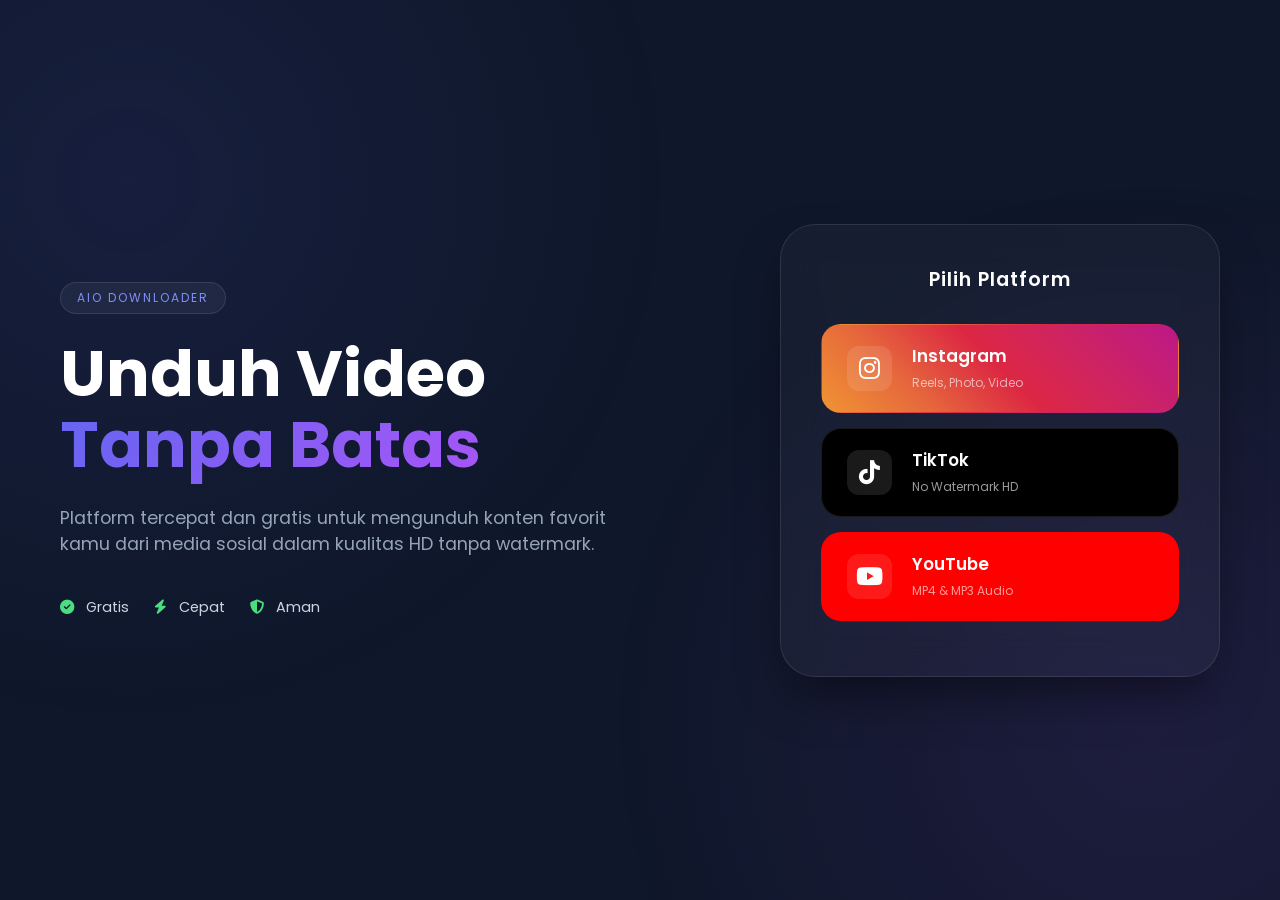
<file: index.html>
<!DOCTYPE html>
<html lang="en">
<head>
    <meta charset="UTF-8">
    <meta name="viewport" content="width=device-width, initial-scale=1.0">
    <title>Multi Downloader - High Speed</title>
    <link rel="stylesheet" href="style.css">
    <link href="https://fonts.googleapis.com/css2?family=Poppins:wght@300;400;600;700&display=swap" rel="stylesheet">
    <link rel="stylesheet" href="https://cdnjs.cloudflare.com/ajax/libs/font-awesome/6.4.0/css/all.min.css">
</head>
<body>
    <div class="background-overlay"></div>
    
    <main class="container">
        <div class="content-wrapper">
            <!-- Left Section: Branding -->
            <section class="left-section">
                <div class="badge">AIO Downloader</div>
                <h1>Unduh Video <br><span>Tanpa Batas</span></h1>
                <p>Platform tercepat dan gratis untuk mengunduh konten favorit kamu dari media sosial dalam kualitas HD tanpa watermark.</p>
                
                <div class="status-info">
                    <span><i class="fas fa-check-circle"></i> Gratis</span>
                    <span><i class="fas fa-bolt"></i> Cepat</span>
                    <span><i class="fas fa-shield-alt"></i> Aman</span>
                </div>
            </section>

            <!-- Right Section: Platform Selector -->
            <section class="right-section">
                <div class="menu-card">
                    <h3>Pilih Platform</h3>
                    <nav class="platform-nav">
                        <ul>
                            <li>
                                <a href="instagram-download/index.html" class="nav-link instagram">
                                    <div class="icon-box">
                                        <i class="fab fa-instagram"></i>
                                    </div>
                                    <div class="link-text">
                                        <span class="platform-name">Instagram</span>
                                        <span class="platform-desc">Reels, Photo, Video</span>
                                    </div>
                                    <i class="fas fa-chevron-right arrow"></i>
                                </a>
                            </li>
                            <li>
                                <a href="tiktok-download/index.html" class="nav-link tiktok">
                                    <div class="icon-box">
                                        <i class="fab fa-tiktok"></i>
                                    </div>
                                    <div class="link-text">
                                        <span class="platform-name">TikTok</span>
                                        <span class="platform-desc">No Watermark HD</span>
                                    </div>
                                    <i class="fas fa-chevron-right arrow"></i>
                                </a>
                            </li>
                            <li>
                                <a href="youtube-download/index.html" class="nav-link youtube">
                                    <div class="icon-box">
                                        <i class="fab fa-youtube"></i>
                                    </div>
                                    <div class="link-text">
                                        <span class="platform-name">YouTube</span>
                                        <span class="platform-desc">MP4 & MP3 Audio</span>
                                    </div>
                                    <i class="fas fa-chevron-right arrow"></i>
                                </a>
                            </li>
                        </ul>
                    </nav>
                </div>
            </section>
        </div>
    </main>
</body>
</html>
</file>
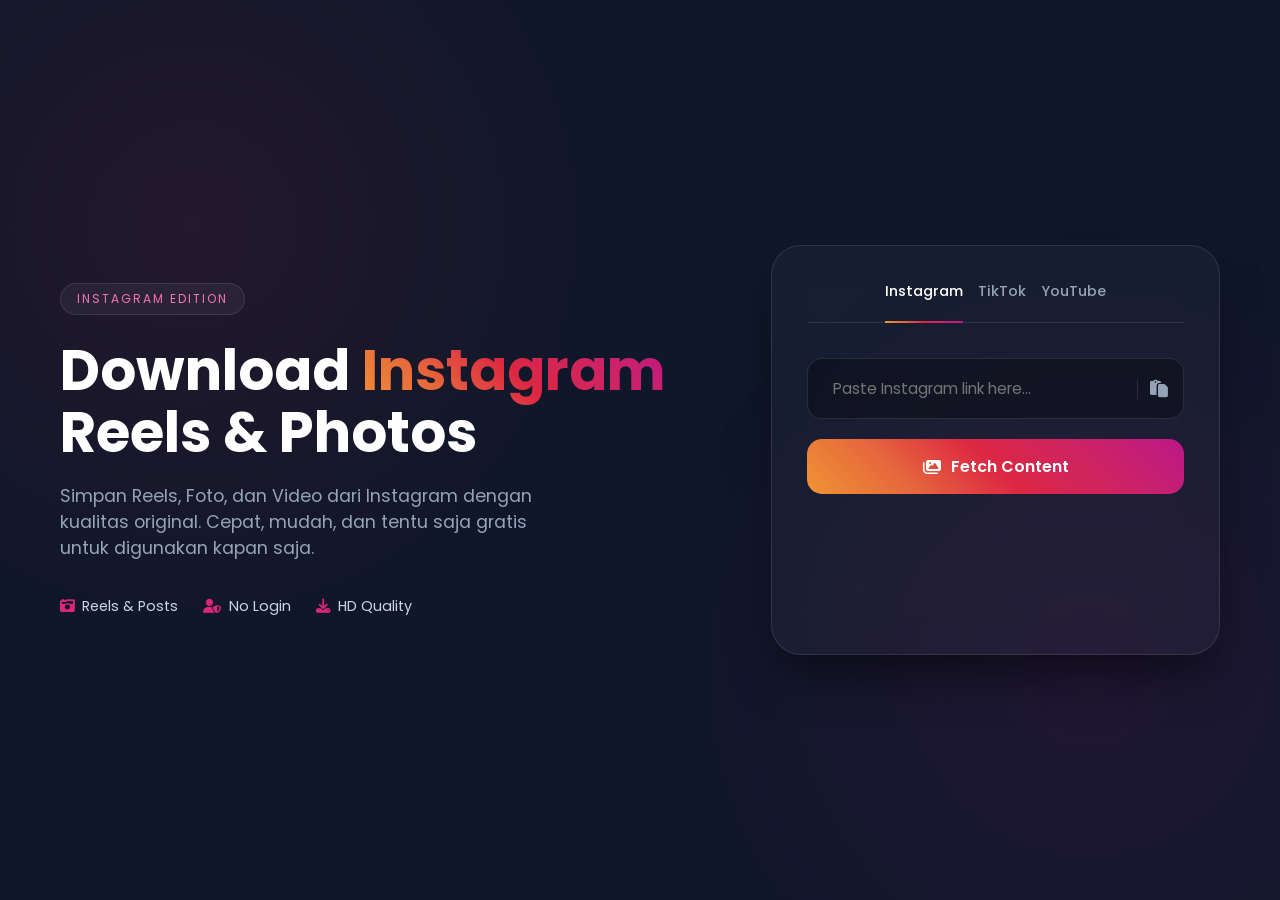
<file: instagram-download/index.html>
<!DOCTYPE html>
<html lang="en">
<head>
    <meta charset="UTF-8">
    <meta name="viewport" content="width=device-width, initial-scale=1.0">
    <title>Instagram Downloader | Next-Gen</title>
    <link rel="stylesheet" href="style.css">
    <link href="https://fonts.googleapis.com/css2?family=Poppins:wght@400;500;600;700&display=swap" rel="stylesheet">
    <link rel="stylesheet" href="https://cdnjs.cloudflare.com/ajax/libs/font-awesome/6.4.0/css/all.min.css">
    <script src="script.js" defer></script>
</head>
<body>
    <div class="background-overlay"></div>

    <main class="content-wrapper">
        <section class="info-section">
            <div class="badge">Instagram Edition</div>
            <h1>Download <span>Instagram</span> Reels & Photos</h1>
            <p>Simpan Reels, Foto, dan Video dari Instagram dengan kualitas original. Cepat, mudah, dan tentu saja gratis untuk digunakan kapan saja.</p>
            
            <div class="status-info">
                <span><i class="fas fa-camera-retro"></i> Reels & Posts</span>
                <span><i class="fas fa-user-shield"></i> No Login</span>
                <span><i class="fas fa-download"></i> HD Quality</span>
            </div>
        </section>

        <section class="menu-card">
            <nav class="tabs">
                <a href="#" class="tab-link active">Instagram</a>
                <a href="../tiktok-download/index.html" class="tab-link">TikTok</a>
                <a href="../youtube-download/index.html" class="tab-link">YouTube</a>
            </nav>

            <div class="tool-content">
                <div class="input-wrapper">
                    <input type="text" id="videoLink" placeholder="Paste Instagram link here...">
                    <div class="input-actions">
                        <span class="divider"></span>
                        <button id="pasteBtn" title="Paste Link">
                            <i class="fas fa-paste"></i>
                        </button>
                    </div>
                </div>

                <div class="button-group">
                    <button id="downloadBtn" class="btn-main insta-btn">
                        <i class="fas fa-images"></i> Fetch Content
                    </button>
                </div>

                <div class="preview" id="previewSection">
                    <!-- Konten akan dirender oleh script.js -->
                </div>
            </div>
        </section>
    </main>
</body>
</html>
</file>
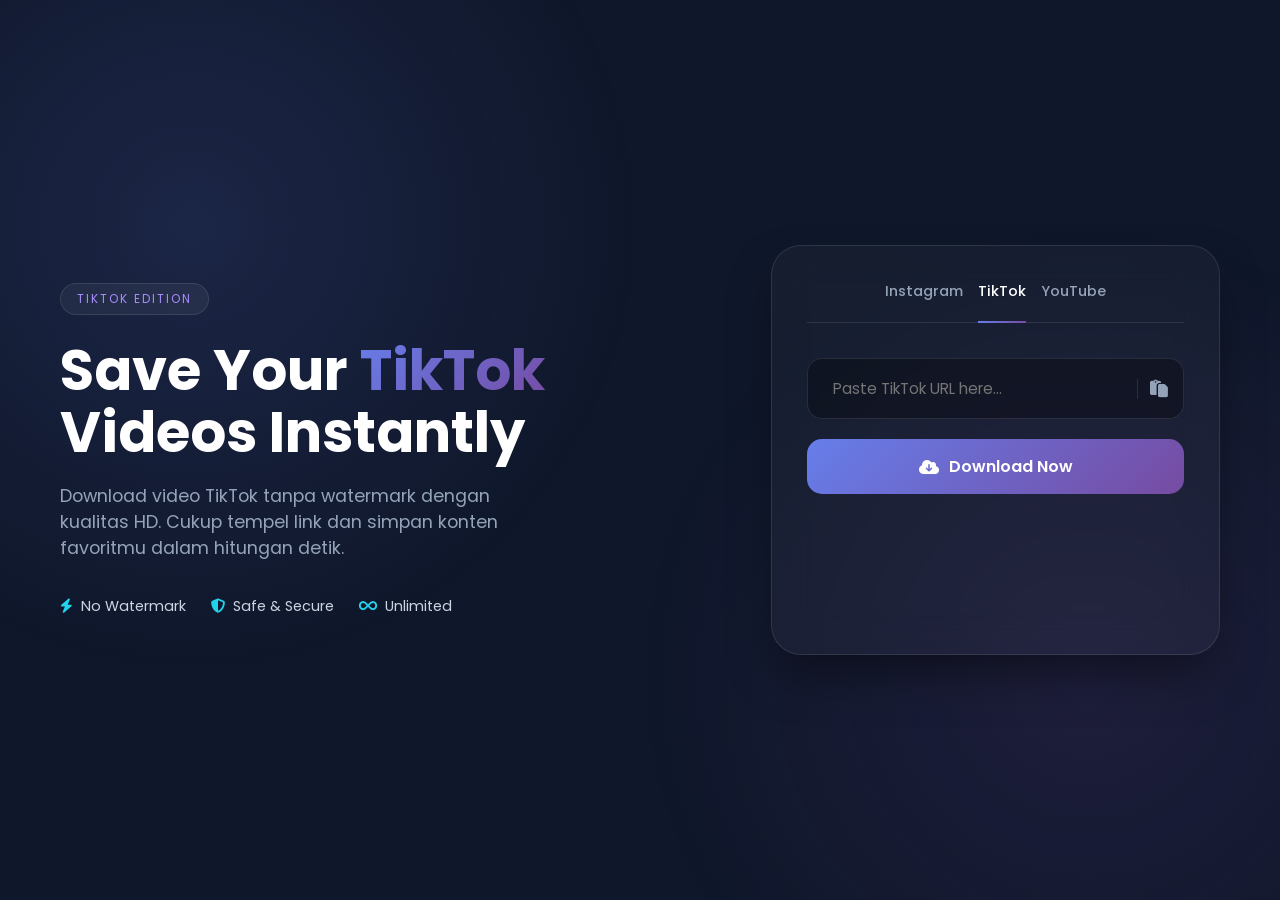
<file: tiktok-download/index.html>
<!DOCTYPE html>
<html lang="en">
<head>
    <meta charset="UTF-8">
    <meta name="viewport" content="width=device-width, initial-scale=1.0">
    <title>TikTok Downloader | Next-Gen</title>
    <link rel="stylesheet" href="style.css">
    <link href="https://fonts.googleapis.com/css2?family=Poppins:wght@400;500;600;700&display=swap" rel="stylesheet">
    <link rel="stylesheet" href="https://cdnjs.cloudflare.com/ajax/libs/font-awesome/6.4.0/css/all.min.css">
    <script src="script.js" defer></script>
</head>
<body>
    <div class="background-overlay"></div>

    <main class="content-wrapper">
        <section class="info-section">
            <div class="badge">TikTok Edition</div>
            <h1>Save Your <span>TikTok</span> Videos Instantly</h1>
            <p>Download video TikTok tanpa watermark dengan kualitas HD. Cukup tempel link dan simpan konten favoritmu dalam hitungan detik.</p>
            
            <div class="status-info">
                <span><i class="fas fa-bolt"></i> No Watermark</span>
                <span><i class="fas fa-shield-alt"></i> Safe & Secure</span>
                <span><i class="fas fa-infinity"></i> Unlimited</span>
            </div>
        </section>

        <section class="menu-card">
            <nav class="tabs">
                <a href="../instagram-download/index.html" class="tab-link">Instagram</a>
                <a href="#" class="tab-link active">TikTok</a>
                <a href="../youtube-download/index.html" class="tab-link">YouTube</a>
            </nav>

            <div class="tool-content">
                <div class="input-wrapper">
                    <input type="text" id="videoLink" placeholder="Paste TikTok URL here...">
                    <div class="input-actions">
                        <span class="divider"></span>
                        <button id="pasteBtn" title="Paste Link">
                            <i class="fas fa-paste"></i>
                        </button>
                    </div>
                </div>

                <div class="button-group">
                    <button id="downloadBtn" class="btn-main">
                        <i class="fas fa-cloud-download-alt"></i> Download Now
                    </button>
                </div>

                <div class="preview" id="previewSection">
                    <!-- Konten dari JS -->
                </div>
            </div>
        </section>
    </main>
</body>
</html>
</file>
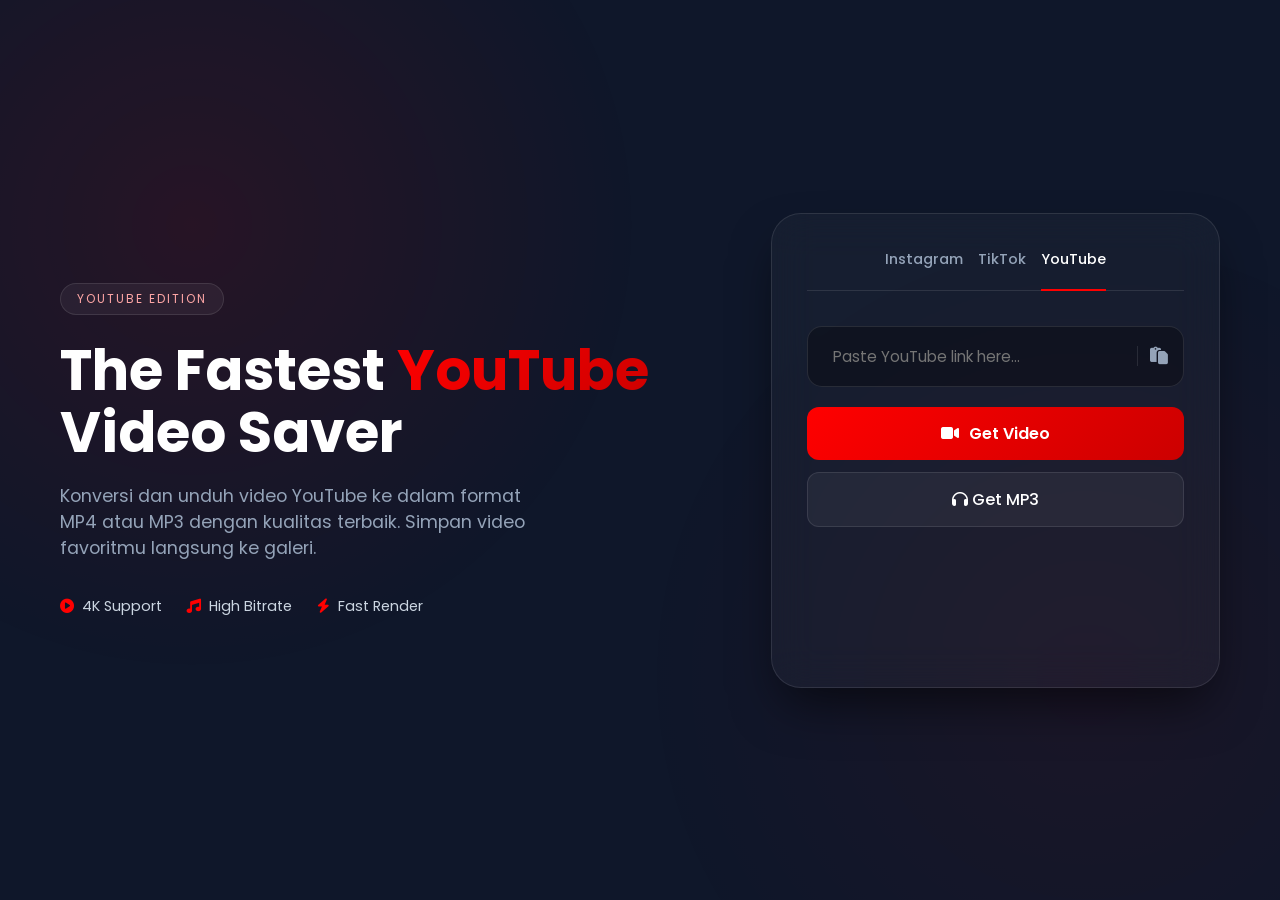
<file: youtube-download/index.html>
<!DOCTYPE html>
<html lang="en">
<head>
    <meta charset="UTF-8">
    <meta name="viewport" content="width=device-width, initial-scale=1.0">
    <title>YouTube Downloader | Next-Gen</title>
    <link rel="stylesheet" href="style.css">
    <link href="https://fonts.googleapis.com/css2?family=Poppins:wght@400;500;600;700&display=swap" rel="stylesheet">
    <link rel="stylesheet" href="https://cdnjs.cloudflare.com/ajax/libs/font-awesome/6.4.0/css/all.min.css">
    <script src="script.js" defer></script>
</head>
<body>
    <div class="background-overlay"></div>

    <main class="content-wrapper">
        <section class="info-section">
            <div class="badge">YouTube Edition</div>
            <h1>The Fastest <span>YouTube</span> Video Saver</h1>
            <p>Konversi dan unduh video YouTube ke dalam format MP4 atau MP3 dengan kualitas terbaik. Simpan video favoritmu langsung ke galeri.</p>
            
            <div class="status-info">
                <span><i class="fas fa-play-circle"></i> 4K Support</span>
                <span><i class="fas fa-music"></i> High Bitrate</span>
                <span><i class="fas fa-bolt"></i> Fast Render</span>
            </div>
        </section>

        <section class="menu-card">
            <nav class="tabs">
                <a href="../instagram-download/index.html" class="tab-link">Instagram</a>
                <a href="../tiktok-download/index.html" class="tab-link">TikTok</a>
                <a href="#" class="tab-link active">YouTube</a>
            </nav>

            <div class="tool-content">
                <div class="input-wrapper">
                    <input type="text" id="videoLink" placeholder="Paste YouTube link here...">
                    <div class="input-actions">
                        <span class="divider"></span>
                        <button id="pasteBtn" title="Paste Link">
                            <i class="fas fa-paste"></i>
                        </button>
                    </div>
                </div>

                <div class="button-group">
                    <button id="downloadVideo" class="btn-main youtube-btn">
                        <i class="fas fa-video"></i> Get Video
                    </button>
                    <button id="downloadAudio" class="btn-sub">
                        <i class="fas fa-headphones"></i> Get MP3
                    </button>
                </div>

                <div class="preview" id="previewSection">
                    <!-- Preview dari script.js -->
                </div>
            </div>
        </section>
    </main>
</body>
</html>
</file>
<file: style.css>
* {
    margin: 0;
    padding: 0;
    box-sizing: border-box;
    font-family: 'Poppins', sans-serif;
}

:root {
    --primary-gradient: linear-gradient(135deg, #6366f1 0%, #a855f7 100%);
    --insta-color: linear-gradient(45deg, #f09433, #e6683c, #dc2743, #cc2366, #bc1888);
    --tiktok-color: #000000;
    --youtube-color: #FF0000;
    --glass: rgba(255, 255, 255, 0.05);
    --glass-border: rgba(255, 255, 255, 0.1);
    --text-white: #ffffff;
}

body {
    background: #0f172a;
    color: var(--text-white);
    min-height: 100vh;
    display: flex;
    align-items: center;
    justify-content: center;
    overflow-x: hidden;
}

.background-overlay {
    position: fixed;
    top: 0;
    left: 0;
    width: 100%;
    height: 100%;
    background: 
        radial-gradient(circle at 10% 20%, rgba(99, 102, 241, 0.1) 0%, transparent 40%),
        radial-gradient(circle at 90% 80%, rgba(168, 85, 247, 0.1) 0%, transparent 40%);
    z-index: -1;
}

.container {
    width: 100%;
    max-width: 1200px;
    padding: 40px 20px;
}

.content-wrapper {
    display: grid;
    grid-template-columns: 1.2fr 0.8fr;
    gap: 60px;
    align-items: center;
}

/* Left Section */
.badge {
    background: var(--glass);
    padding: 6px 16px;
    border-radius: 50px;
    font-size: 0.75rem;
    display: inline-block;
    margin-bottom: 25px;
    border: 1px solid var(--glass-border);
    text-transform: uppercase;
    letter-spacing: 2px;
    color: #818cf8;
}

h1 {
    font-size: 4rem;
    line-height: 1.1;
    margin-bottom: 25px;
    font-weight: 700;
}

h1 span {
    background: var(--primary-gradient);
    -webkit-background-clip: text;
    -webkit-text-fill-color: transparent;
}

p {
    font-size: 1.1rem;
    color: #94a3b8;
    margin-bottom: 40px;
    max-width: 550px;
}

.status-info {
    display: flex;
    gap: 25px;
}

.status-info span {
    font-size: 0.9rem;
    color: #cbd5e1;
}

.status-info i {
    color: #4ade80;
    margin-right: 8px;
}

/* Right Section - Menu Card */
.menu-card {
    background: rgba(255, 255, 255, 0.03);
    backdrop-filter: blur(20px);
    padding: 40px;
    border-radius: 35px;
    border: 1px solid var(--glass-border);
    box-shadow: 0 25px 50px -12px rgba(0, 0, 0, 0.5);
}

.menu-card h3 {
    text-align: center;
    margin-bottom: 30px;
    font-weight: 600;
    font-size: 1.2rem;
    letter-spacing: 1px;
}

.platform-nav ul {
    list-style: none;
}

.nav-link {
    display: flex;
    align-items: center;
    padding: 18px 25px;
    margin-bottom: 15px;
    border-radius: 20px;
    text-decoration: none;
    color: white;
    transition: all 0.3s cubic-bezier(0.4, 0, 0.2, 1);
    border: 1px solid transparent;
}

.icon-box {
    width: 45px;
    height: 45px;
    background: rgba(255, 255, 255, 0.1);
    border-radius: 12px;
    display: flex;
    align-items: center;
    justify-content: center;
    font-size: 1.5rem;
    margin-right: 20px;
}

.link-text {
    flex-grow: 1;
}

.platform-name {
    display: block;
    font-weight: 600;
    font-size: 1.05rem;
}

.platform-desc {
    font-size: 0.75rem;
    color: rgba(255, 255, 255, 0.6);
}

.arrow {
    opacity: 0;
    transform: translateX(-10px);
    transition: 0.3s;
}

.nav-link:hover {
    transform: scale(1.05);
    padding-left: 30px;
}

.nav-link:hover .arrow {
    opacity: 1;
    transform: translateX(0);
}

/* Platform Colors */
.instagram { background: var(--insta-color); }
.tiktok { background: var(--tiktok-color); border-color: var(--glass-border); }
.youtube { background: var(--youtube-color); }

.instagram:hover { box-shadow: 0 10px 25px rgba(220, 39, 67, 0.4); }
.tiktok:hover { box-shadow: 0 10px 25px rgba(255, 255, 255, 0.1); }
.youtube:hover { box-shadow: 0 10px 25px rgba(255, 0, 0, 0.4); }

/* Responsive */
@media (max-width: 900px) {
    .content-wrapper {
        grid-template-columns: 1fr;
        text-align: center;
        gap: 40px;
    }
    
    h1 { font-size: 2.8rem; }
    p { margin: 0 auto 30px; }
    .status-info { justify-content: center; }
    .nav-link:hover { transform: scale(1.02); }
}
</file>
<file: instagram-download/style.css>
* {
    margin: 0;
    padding: 0;
    box-sizing: border-box;
    font-family: 'Poppins', sans-serif;
}

:root {
    --insta-gradient: linear-gradient(45deg, #f09433, #e6683c, #dc2743, #cc2366, #bc1888);
    --glass: rgba(255, 255, 255, 0.05);
    --glass-border: rgba(255, 255, 255, 0.1);
    --text-white: #ffffff;
    --text-muted: #94a3b8;
}

body {
    background: #0f172a;
    color: var(--text-white);
    min-height: 100vh;
    display: flex;
    align-items: center;
    justify-content: center;
    overflow-x: hidden;
}

.background-overlay {
    position: fixed;
    top: 0;
    left: 0;
    width: 100%;
    height: 100%;
    background: radial-gradient(circle at 15% 25%, rgba(220, 39, 67, 0.1) 0%, transparent 35%),
                radial-gradient(circle at 85% 75%, rgba(188, 24, 136, 0.1) 0%, transparent 35%);
    z-index: -1;
}

.content-wrapper {
    display: grid;
    grid-template-columns: 1.2fr 0.8fr;
    gap: 60px;
    max-width: 1200px;
    padding: 40px 20px;
    align-items: center;
}

/* Info Section */
.badge {
    background: var(--glass);
    padding: 6px 16px;
    border-radius: 50px;
    font-size: 0.75rem;
    display: inline-block;
    margin-bottom: 25px;
    border: 1px solid var(--glass-border);
    text-transform: uppercase;
    letter-spacing: 2px;
    color: #f472b6;
}

h1 {
    font-size: 3.5rem;
    line-height: 1.1;
    margin-bottom: 20px;
    font-weight: 700;
}

h1 span {
    background: var(--insta-gradient);
    -webkit-background-clip: text;
    -webkit-text-fill-color: transparent;
}

p {
    font-size: 1.1rem;
    color: var(--text-muted);
    margin-bottom: 35px;
    max-width: 500px;
}

.status-info {
    display: flex;
    gap: 25px;
}

.status-info span {
    font-size: 0.9rem;
    color: #cbd5e1;
    display: flex;
    align-items: center;
}

.status-info i {
    color: #db2777;
    margin-right: 8px;
}

/* Card Section */
.menu-card {
    background: rgba(255, 255, 255, 0.03);
    backdrop-filter: blur(20px);
    padding: 35px;
    border-radius: 30px;
    border: 1px solid var(--glass-border);
    box-shadow: 0 25px 50px -12px rgba(0, 0, 0, 0.6);
}

.tabs {
    display: flex;
    justify-content: center;
    gap: 15px;
    margin-bottom: 35px;
    border-bottom: 1px solid var(--glass-border);
    padding-bottom: 20px;
}

.tab-link {
    text-decoration: none;
    color: var(--text-muted);
    font-size: 0.9rem;
    font-weight: 500;
    transition: 0.3s;
}

.tab-link.active {
    color: var(--text-white);
    position: relative;
}

.tab-link.active::after {
    content: '';
    position: absolute;
    bottom: -21px;
    left: 0;
    width: 100%;
    height: 2px;
    background: var(--insta-gradient);
}

/* Input & Button */
.input-wrapper {
    display: flex;
    align-items: center;
    background: rgba(0, 0, 0, 0.3);
    border: 1px solid var(--glass-border);
    border-radius: 15px;
    padding: 8px 15px;
    margin-bottom: 20px;
    transition: 0.3s;
}

.input-wrapper:focus-within {
    border-color: #dc2743;
    box-shadow: 0 0 15px rgba(220, 39, 67, 0.1);
}

.input-wrapper input {
    flex: 1;
    background: transparent;
    border: none;
    color: white;
    padding: 10px;
    outline: none;
    font-size: 0.95rem;
}

.input-actions {
    display: flex;
    align-items: center;
    gap: 12px;
}

.divider {
    width: 1px;
    height: 20px;
    background: var(--glass-border);
}

#pasteBtn {
    background: transparent;
    border: none;
    color: var(--text-muted);
    cursor: pointer;
    font-size: 1.1rem;
    transition: 0.3s;
}

#pasteBtn:hover {
    color: var(--text-white);
}

.btn-main {
    width: 100%;
    padding: 15px;
    border: none;
    border-radius: 15px;
    background: var(--insta-gradient);
    color: white;
    font-size: 1rem;
    font-weight: 600;
    cursor: pointer;
    display: flex;
    align-items: center;
    justify-content: center;
    gap: 10px;
    transition: 0.3s;
}

.btn-main:hover {
    transform: translateY(-2px);
    box-shadow: 0 10px 20px rgba(220, 39, 67, 0.3);
}

.preview {
    margin-top: 25px;
    min-height: 100px;
}

/* Responsive */
@media (max-width: 900px) {
    .content-wrapper {
        grid-template-columns: 1fr;
        text-align: center;
        gap: 40px;
    }
    
    h1 { font-size: 2.5rem; }
    p { margin: 0 auto 30px; }
    .status-info { justify-content: center; }
}
</file>
<file: tiktok-download/style.css>
* {
    margin: 0;
    padding: 0;
    box-sizing: border-box;
    font-family: 'Poppins', sans-serif;
}

:root {
    --primary-gradient: linear-gradient(135deg, #667eea 0%, #764ba2 100%);
    --tiktok-color: #000000;
    --glass: rgba(255, 255, 255, 0.05);
    --glass-border: rgba(255, 255, 255, 0.1);
    --text-white: #ffffff;
    --text-muted: #94a3b8;
}

body {
    background: #0f172a;
    color: var(--text-white);
    min-height: 100vh;
    display: flex;
    align-items: center;
    justify-content: center;
    overflow-x: hidden;
}

.background-overlay {
    position: fixed;
    top: 0;
    left: 0;
    width: 100%;
    height: 100%;
    background: radial-gradient(circle at 15% 25%, rgba(102, 126, 234, 0.15) 0%, transparent 35%),
                radial-gradient(circle at 85% 75%, rgba(118, 75, 162, 0.15) 0%, transparent 35%);
    z-index: -1;
}

.content-wrapper {
    display: grid;
    grid-template-columns: 1.2fr 0.8fr;
    gap: 60px;
    max-width: 1200px;
    padding: 40px 20px;
    align-items: center;
}

/* Info Section */
.badge {
    background: var(--glass);
    padding: 6px 16px;
    border-radius: 50px;
    font-size: 0.75rem;
    display: inline-block;
    margin-bottom: 25px;
    border: 1px solid var(--glass-border);
    text-transform: uppercase;
    letter-spacing: 2px;
    color: #a78bfa;
}

h1 {
    font-size: 3.5rem;
    line-height: 1.1;
    margin-bottom: 20px;
    font-weight: 700;
}

h1 span {
    background: var(--primary-gradient);
    -webkit-background-clip: text;
    -webkit-text-fill-color: transparent;
}

p {
    font-size: 1.1rem;
    color: var(--text-muted);
    margin-bottom: 35px;
    max-width: 500px;
}

.status-info {
    display: flex;
    gap: 25px;
}

.status-info span {
    font-size: 0.9rem;
    color: #cbd5e1;
    display: flex;
    align-items: center;
}

.status-info i {
    color: #22d3ee;
    margin-right: 8px;
}

/* Card Section */
.menu-card {
    background: rgba(255, 255, 255, 0.03);
    backdrop-filter: blur(20px);
    padding: 35px;
    border-radius: 30px;
    border: 1px solid var(--glass-border);
    box-shadow: 0 25px 50px -12px rgba(0, 0, 0, 0.5);
}

.tabs {
    display: flex;
    justify-content: center;
    gap: 15px;
    margin-bottom: 35px;
    border-bottom: 1px solid var(--glass-border);
    padding-bottom: 20px;
}

.tab-link {
    text-decoration: none;
    color: var(--text-muted);
    font-size: 0.9rem;
    font-weight: 500;
    transition: 0.3s;
}

.tab-link.active {
    color: var(--text-white);
    position: relative;
}

.tab-link.active::after {
    content: '';
    position: absolute;
    bottom: -21px;
    left: 0;
    width: 100%;
    height: 2px;
    background: var(--primary-gradient);
}

/* Input & Buttons */
.input-wrapper {
    display: flex;
    align-items: center;
    background: rgba(0, 0, 0, 0.3);
    border: 1px solid var(--glass-border);
    border-radius: 15px;
    padding: 8px 15px;
    margin-bottom: 20px;
    transition: 0.3s;
}

.input-wrapper:focus-within {
    border-color: #764ba2;
    box-shadow: 0 0 15px rgba(118, 75, 162, 0.2);
}

.input-wrapper input {
    flex: 1;
    background: transparent;
    border: none;
    color: white;
    padding: 10px;
    outline: none;
    font-size: 0.95rem;
}

.input-actions {
    display: flex;
    align-items: center;
    gap: 12px;
}

.divider {
    width: 1px;
    height: 20px;
    background: var(--glass-border);
}

#pasteBtn {
    background: transparent;
    border: none;
    color: var(--text-muted);
    cursor: pointer;
    font-size: 1.1rem;
    transition: 0.3s;
}

#pasteBtn:hover {
    color: var(--text-white);
}

.btn-main {
    width: 100%;
    padding: 15px;
    border: none;
    border-radius: 15px;
    background: var(--primary-gradient);
    color: white;
    font-size: 1rem;
    font-weight: 600;
    cursor: pointer;
    display: flex;
    align-items: center;
    justify-content: center;
    gap: 10px;
    transition: 0.3s;
}

.btn-main:hover {
    transform: translateY(-2px);
    box-shadow: 0 10px 20px rgba(118, 75, 162, 0.3);
}

.preview {
    margin-top: 25px;
    min-height: 100px;
    border-radius: 15px;
}

/* Responsive */
@media (max-width: 900px) {
    .content-wrapper {
        grid-template-columns: 1fr;
        text-align: center;
        gap: 40px;
    }
    
    h1 { font-size: 2.5rem; }
    p { margin: 0 auto 30px; }
    .status-info { justify-content: center; }
}
</file>
<file: youtube-download/style.css>
* {
    margin: 0;
    padding: 0;
    box-sizing: border-box;
    font-family: 'Poppins', sans-serif;
}

:root {
    --primary-gradient: linear-gradient(135deg, #FF0000 0%, #cc0000 100%);
    --youtube-red: #FF0000;
    --glass: rgba(255, 255, 255, 0.05);
    --glass-border: rgba(255, 255, 255, 0.1);
    --text-white: #ffffff;
    --text-muted: #94a3b8;
}

body {
    background: #0f172a;
    color: var(--text-white);
    min-height: 100vh;
    display: flex;
    align-items: center;
    justify-content: center;
    overflow-x: hidden;
}

.background-overlay {
    position: fixed;
    top: 0;
    left: 0;
    width: 100%;
    height: 100%;
    background: radial-gradient(circle at 15% 25%, rgba(255, 0, 0, 0.1) 0%, transparent 35%),
                radial-gradient(circle at 85% 75%, rgba(255, 0, 0, 0.05) 0%, transparent 35%);
    z-index: -1;
}

.content-wrapper {
    display: grid;
    grid-template-columns: 1.2fr 0.8fr;
    gap: 60px;
    max-width: 1200px;
    padding: 40px 20px;
    align-items: center;
}

/* Info Section */
.badge {
    background: var(--glass);
    padding: 6px 16px;
    border-radius: 50px;
    font-size: 0.75rem;
    display: inline-block;
    margin-bottom: 25px;
    border: 1px solid var(--glass-border);
    text-transform: uppercase;
    letter-spacing: 2px;
    color: #fca5a5;
}

h1 {
    font-size: 3.5rem;
    line-height: 1.1;
    margin-bottom: 20px;
    font-weight: 700;
}

h1 span {
    background: var(--primary-gradient);
    -webkit-background-clip: text;
    -webkit-text-fill-color: transparent;
}

p {
    font-size: 1.1rem;
    color: var(--text-muted);
    margin-bottom: 35px;
    max-width: 500px;
}

.status-info {
    display: flex;
    gap: 25px;
}

.status-info span {
    font-size: 0.9rem;
    color: #cbd5e1;
    display: flex;
    align-items: center;
}

.status-info i {
    color: var(--youtube-red);
    margin-right: 8px;
}

/* Card Section */
.menu-card {
    background: rgba(255, 255, 255, 0.03);
    backdrop-filter: blur(20px);
    padding: 35px;
    border-radius: 30px;
    border: 1px solid var(--glass-border);
    box-shadow: 0 25px 50px -12px rgba(0, 0, 0, 0.6);
}

.tabs {
    display: flex;
    justify-content: center;
    gap: 15px;
    margin-bottom: 35px;
    border-bottom: 1px solid var(--glass-border);
    padding-bottom: 20px;
}

.tab-link {
    text-decoration: none;
    color: var(--text-muted);
    font-size: 0.9rem;
    font-weight: 500;
    transition: 0.3s;
}

.tab-link.active {
    color: var(--text-white);
    position: relative;
}

.tab-link.active::after {
    content: '';
    position: absolute;
    bottom: -21px;
    left: 0;
    width: 100%;
    height: 2px;
    background: var(--youtube-red);
}

/* Input & Buttons */
.input-wrapper {
    display: flex;
    align-items: center;
    background: rgba(0, 0, 0, 0.3);
    border: 1px solid var(--glass-border);
    border-radius: 15px;
    padding: 8px 15px;
    margin-bottom: 20px;
    transition: 0.3s;
}

.input-wrapper:focus-within {
    border-color: var(--youtube-red);
    box-shadow: 0 0 15px rgba(255, 0, 0, 0.1);
}

.input-wrapper input {
    flex: 1;
    background: transparent;
    border: none;
    color: white;
    padding: 10px;
    outline: none;
    font-size: 0.95rem;
}

.input-actions {
    display: flex;
    align-items: center;
    gap: 12px;
}

.divider {
    width: 1px;
    height: 20px;
    background: var(--glass-border);
}

#pasteBtn {
    background: transparent;
    border: none;
    color: var(--text-muted);
    cursor: pointer;
    font-size: 1.1rem;
    transition: 0.3s;
}

#pasteBtn:hover {
    color: var(--text-white);
}

.button-group {
    display: flex;
    flex-direction: column;
    gap: 12px;
}

.btn-main {
    width: 100%;
    padding: 14px;
    border: none;
    border-radius: 12px;
    background: var(--primary-gradient);
    color: white;
    font-size: 1rem;
    font-weight: 600;
    cursor: pointer;
    display: flex;
    align-items: center;
    justify-content: center;
    gap: 10px;
    transition: 0.3s;
}

.btn-sub {
    width: 100%;
    padding: 14px;
    border: 1px solid var(--glass-border);
    border-radius: 12px;
    background: var(--glass);
    color: white;
    font-size: 1rem;
    font-weight: 500;
    cursor: pointer;
    transition: 0.3s;
}

.btn-main:hover {
    transform: translateY(-2px);
    box-shadow: 0 8px 15px rgba(255, 0, 0, 0.2);
}

.btn-sub:hover {
    background: rgba(255, 255, 255, 0.1);
}

.preview {
    margin-top: 25px;
    min-height: 100px;
}

/* Responsive */
@media (max-width: 900px) {
    .content-wrapper {
        grid-template-columns: 1fr;
        text-align: center;
        gap: 40px;
    }
    
    h1 { font-size: 2.5rem; }
    p { margin: 0 auto 30px; }
    .status-info { justify-content: center; }
}
</file>
